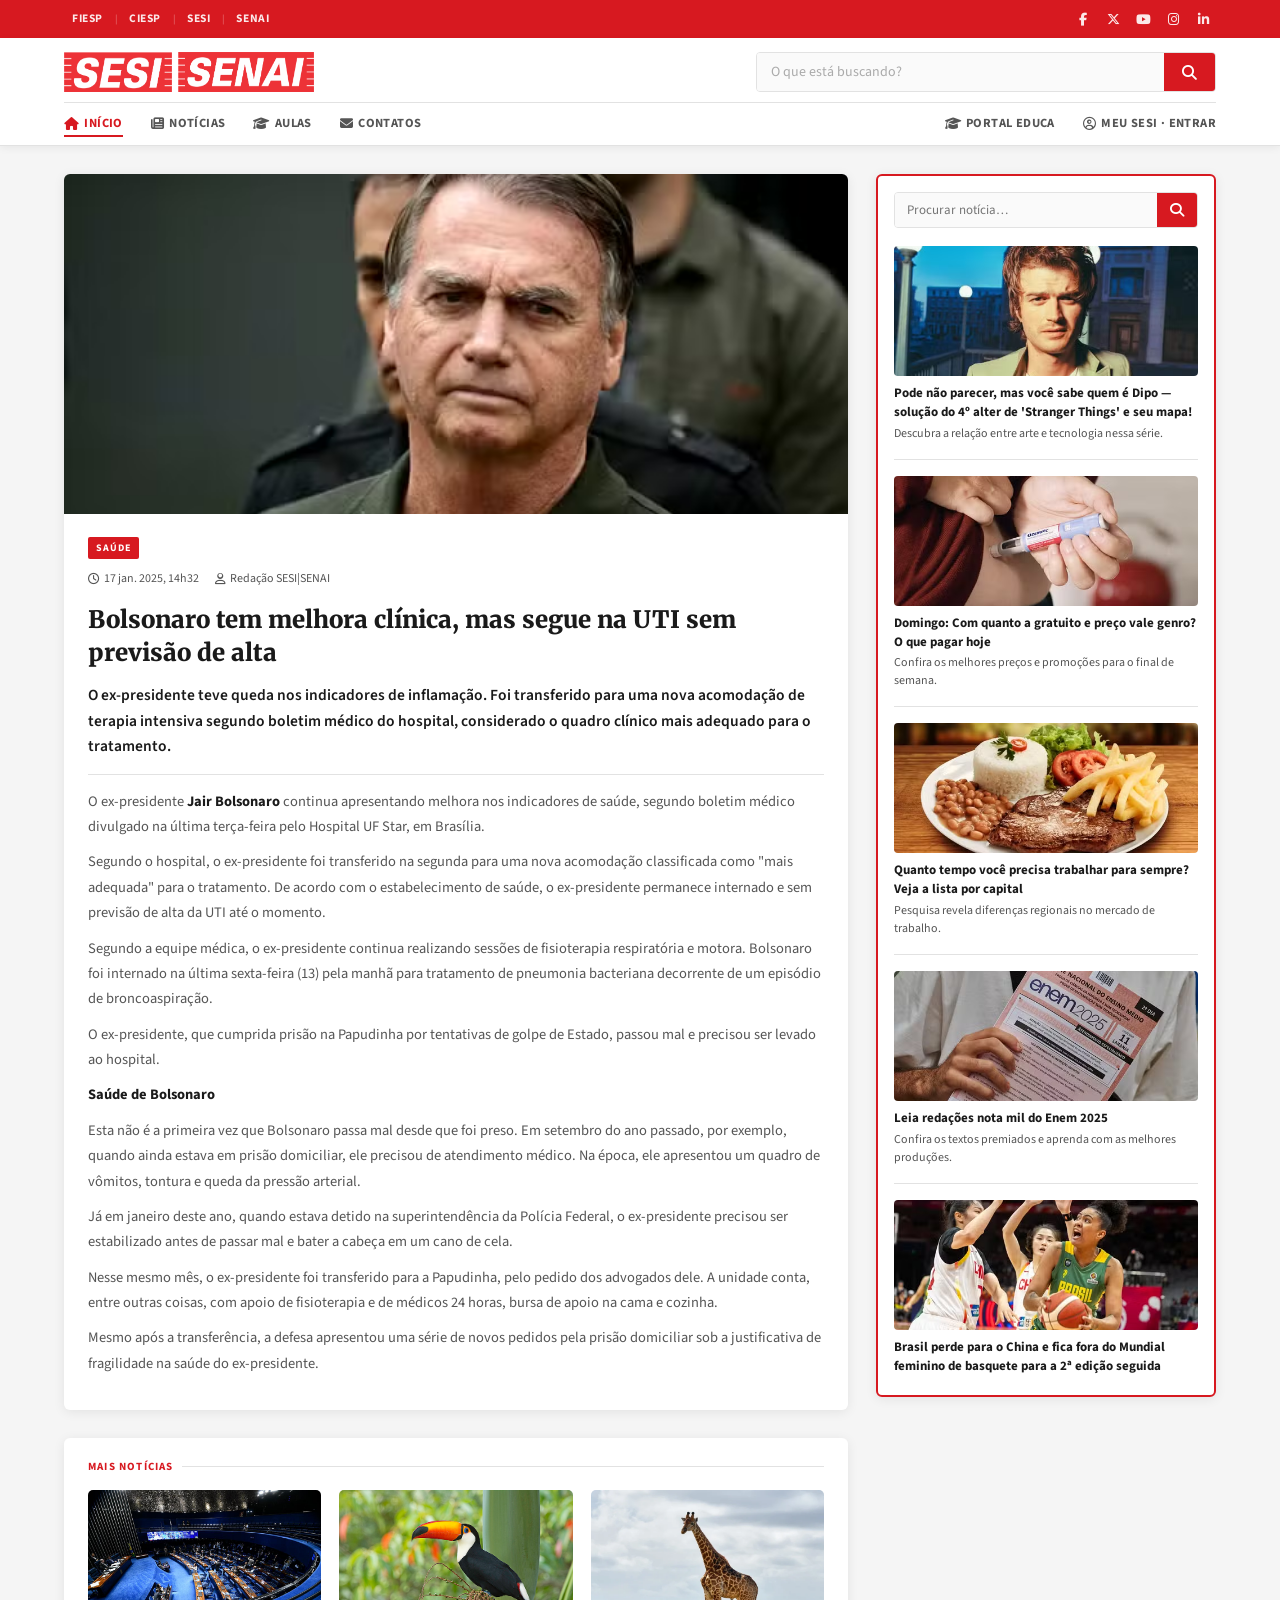
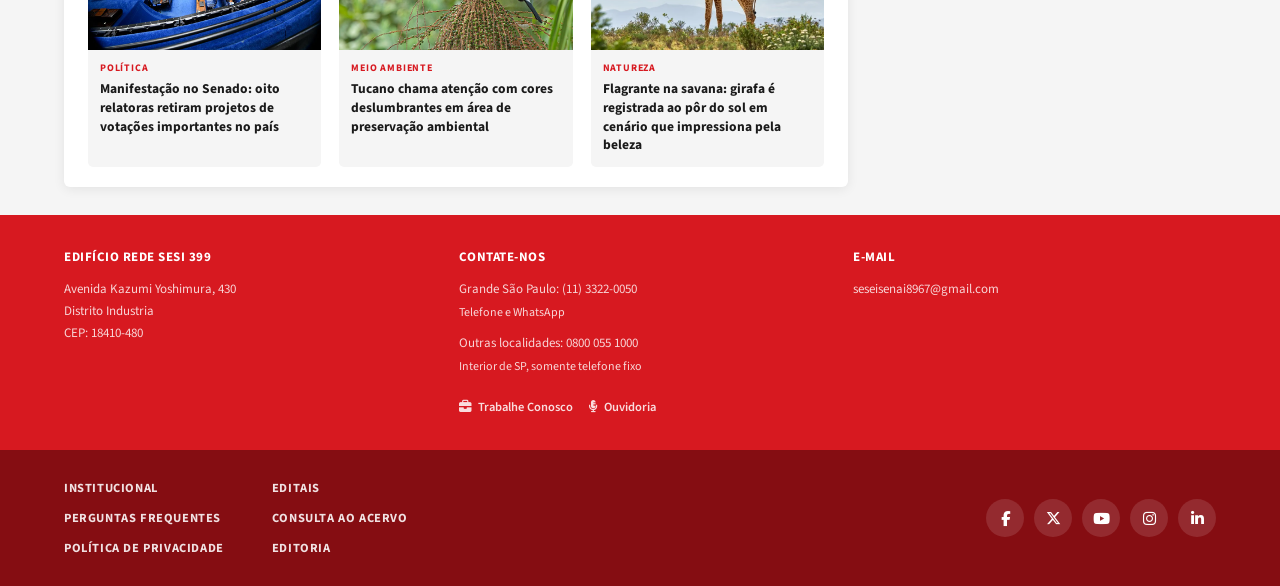
<file: sesi_site/index.html>
<!DOCTYPE html>
<html lang="pt-BR">

<head>
  <meta charset="UTF-8">
  <meta name="viewport" content="width=device-width, initial-scale=1.0">
  <title>SESI|SENAI — Portal de Notícias</title>
  <meta name="description" content="Portal de notícias, aulas e informações do SESI SENAI.">
  <link rel="stylesheet" href="css/style.css">
  <link rel="stylesheet" href="https://cdnjs.cloudflare.com/ajax/libs/font-awesome/6.5.2/css/all.min.css">
</head>

<body data-page="home">

  <div id="site-header"></div>

  <main>
    <div class="page-wrapper">

      <div class="main-col">

        <article class="hero-article">
          <img class="hero-article-img" src="img/Bolsonaro.png" alt="Notícia em destaque" loading="eager">
          <div class="hero-article-body">
            <span class="hero-category">Saúde</span>
            <div class="article-meta">
              <span><i class="fa-regular fa-clock"></i> 17 jan. 2025, 14h32</span>
              <span><i class="fa-regular fa-user"></i> Redação SESI|SENAI</span>
            </div>
            <h1>Bolsonaro tem melhora clínica, mas segue na UTI sem previsão de alta</h1>
            <p class="lead">
              O ex-presidente teve queda nos indicadores de inflamação. Foi transferido para uma nova acomodação de
              terapia intensiva segundo boletim médico do hospital, considerado o quadro clínico mais adequado para o
              tratamento.
            </p>
            <p>
              O ex-presidente <strong>Jair Bolsonaro</strong> continua apresentando melhora nos indicadores de saúde,
              segundo boletim médico divulgado na última terça-feira pelo Hospital UF Star, em Brasília.
            </p>
            <p>
              Segundo o hospital, o ex-presidente foi transferido na segunda para uma nova acomodação classificada como
              "mais adequada" para o tratamento. De acordo com o estabelecimento de saúde, o ex-presidente permanece
              internado e sem previsão de alta da UTI até o momento.
            </p>
            <p>
              Segundo a equipe médica, o ex-presidente continua realizando sessões de fisioterapia respiratória e
              motora. Bolsonaro foi internado na última sexta-feira (13) pela manhã para tratamento de pneumonia
              bacteriana decorrente de um episódio de broncoaspiração.
            </p>
            <p>
              O ex-presidente, que cumprida prisão na Papudinha por tentativas de golpe de Estado, passou mal e precisou
              ser levado ao hospital.
            </p>
            <p><strong>Saúde de Bolsonaro</strong></p>
            <p>
              Esta não é a primeira vez que Bolsonaro passa mal desde que foi preso. Em setembro do ano passado, por
              exemplo, quando ainda estava em prisão domiciliar, ele precisou de atendimento médico. Na época, ele
              apresentou um quadro de vômitos, tontura e queda da pressão arterial.
            </p>
            <p>
              Já em janeiro deste ano, quando estava detido na superintendência da Polícia Federal, o ex-presidente
              precisou ser estabilizado antes de passar mal e bater a cabeça em um cano de cela.
            </p>
            <p>
              Nesse mesmo mês, o ex-presidente foi transferido para a Papudinha, pelo pedido dos advogados dele. A
              unidade conta, entre outras coisas, com apoio de fisioterapia e de médicos 24 horas, bursa de apoio na
              cama e cozinha.
            </p>
            <p>
              Mesmo após a transferência, a defesa apresentou uma série de novos pedidos pela prisão domiciliar sob a
              justificativa de fragilidade na saúde do ex-presidente.
            </p>
          </div>
        </article>

        <div class="bottom-news">
          <div class="section-label">Mais notícias</div>
          <div class="bottom-news-grid">

            <a href="noticias.html" class="news-card">
              <div class="news-card-img-wrap">
                <img src="img/senado.jfif" alt="Senado">
              </div>
              <div class="news-card-body">
                <div class="news-card-category">Política</div>
                <h3>Manifestação no Senado: oito relatoras retiram projetos de votações importantes no país</h3>
              </div>
            </a>

            <a href="noticias.html" class="news-card">
              <div class="news-card-img-wrap">
                <img src="img/tucano.jpg" alt="Tecnologia ambiental">
              </div>
              <div class="news-card-body">
                <div class="news-card-category">Meio Ambiente</div>
                <h3>Tucano chama atenção com cores deslumbrantes em área de preservação ambiental</h3>
              </div>
            </a>

            <a href="noticias.html" class="news-card">
              <div class="news-card-img-wrap">
                <img src="img/girafa.webp" alt="Savana">
              </div>
              <div class="news-card-body">
                <div class="news-card-category">Natureza</div>
                <h3>Flagrante na savana: girafa é registrada ao pôr do sol em cenário que impressiona pela beleza</h3>
              </div>
            </a>

          </div>
        </div>

      </div>

      <aside class="sidebar">
        <div class="sidebar-box">
          <div class="sidebar-search">
            <input type="search" placeholder="Procurar notícia…" aria-label="Buscar na sidebar">
            <button aria-label="Buscar"><i class="fa-solid fa-magnifying-glass"></i></button>
          </div>

          <a href="noticias.html" class="sidebar-card" style="text-decoration:none">
            <img src="img/Strangerthings.png" alt="IA Stranger Things">
            <div class="sidebar-card-title">Pode não parecer, mas você sabe quem é Dipo — solução do 4º alter de
              'Stranger Things' e seu mapa!</div>
            <div class="sidebar-card-desc">Descubra a relação entre arte e tecnologia nessa série.</div>
          </a>

          <a href="noticias.html" class="sidebar-card" style="text-decoration:none">
            <img src="img/ozempic.png" alt="Receita">
            <div class="sidebar-card-title">Domingo: Com quanto a gratuito e preço vale genro? O que pagar hoje</div>
            <div class="sidebar-card-desc">Confira os melhores preços e promoções para o final de semana.</div>
          </a>

          <a href="noticias.html" class="sidebar-card" style="text-decoration:none">
            <img src="img/comida.png" alt="Trabalho">
            <div class="sidebar-card-title">Quanto tempo você precisa trabalhar para sempre? Veja a lista por capital
            </div>
            <div class="sidebar-card-desc">Pesquisa revela diferenças regionais no mercado de trabalho.</div>
          </a>

          <a href="noticias.html" class="sidebar-card" style="text-decoration:none">
            <img src="img/enem.png" alt="ENEM">
            <div class="sidebar-card-title">Leia redações nota mil do Enem 2025</div>
            <div class="sidebar-card-desc">Confira os textos premiados e aprenda com as melhores produções.</div>
          </a>

          <a href="noticias.html" class="sidebar-card" style="text-decoration:none">
            <img src="img/basquete.png" alt="Brasil no mundial">
            <div class="sidebar-card-title">Brasil perde para o China e fica fora do Mundial feminino de basquete para a
              2ª edição seguida</div>
          </a>
        </div>
      </aside>

    </div>
  </main>

  <div id="site-footer"></div>

  <script src="components.js"></script>
</body>

</html>
</file>
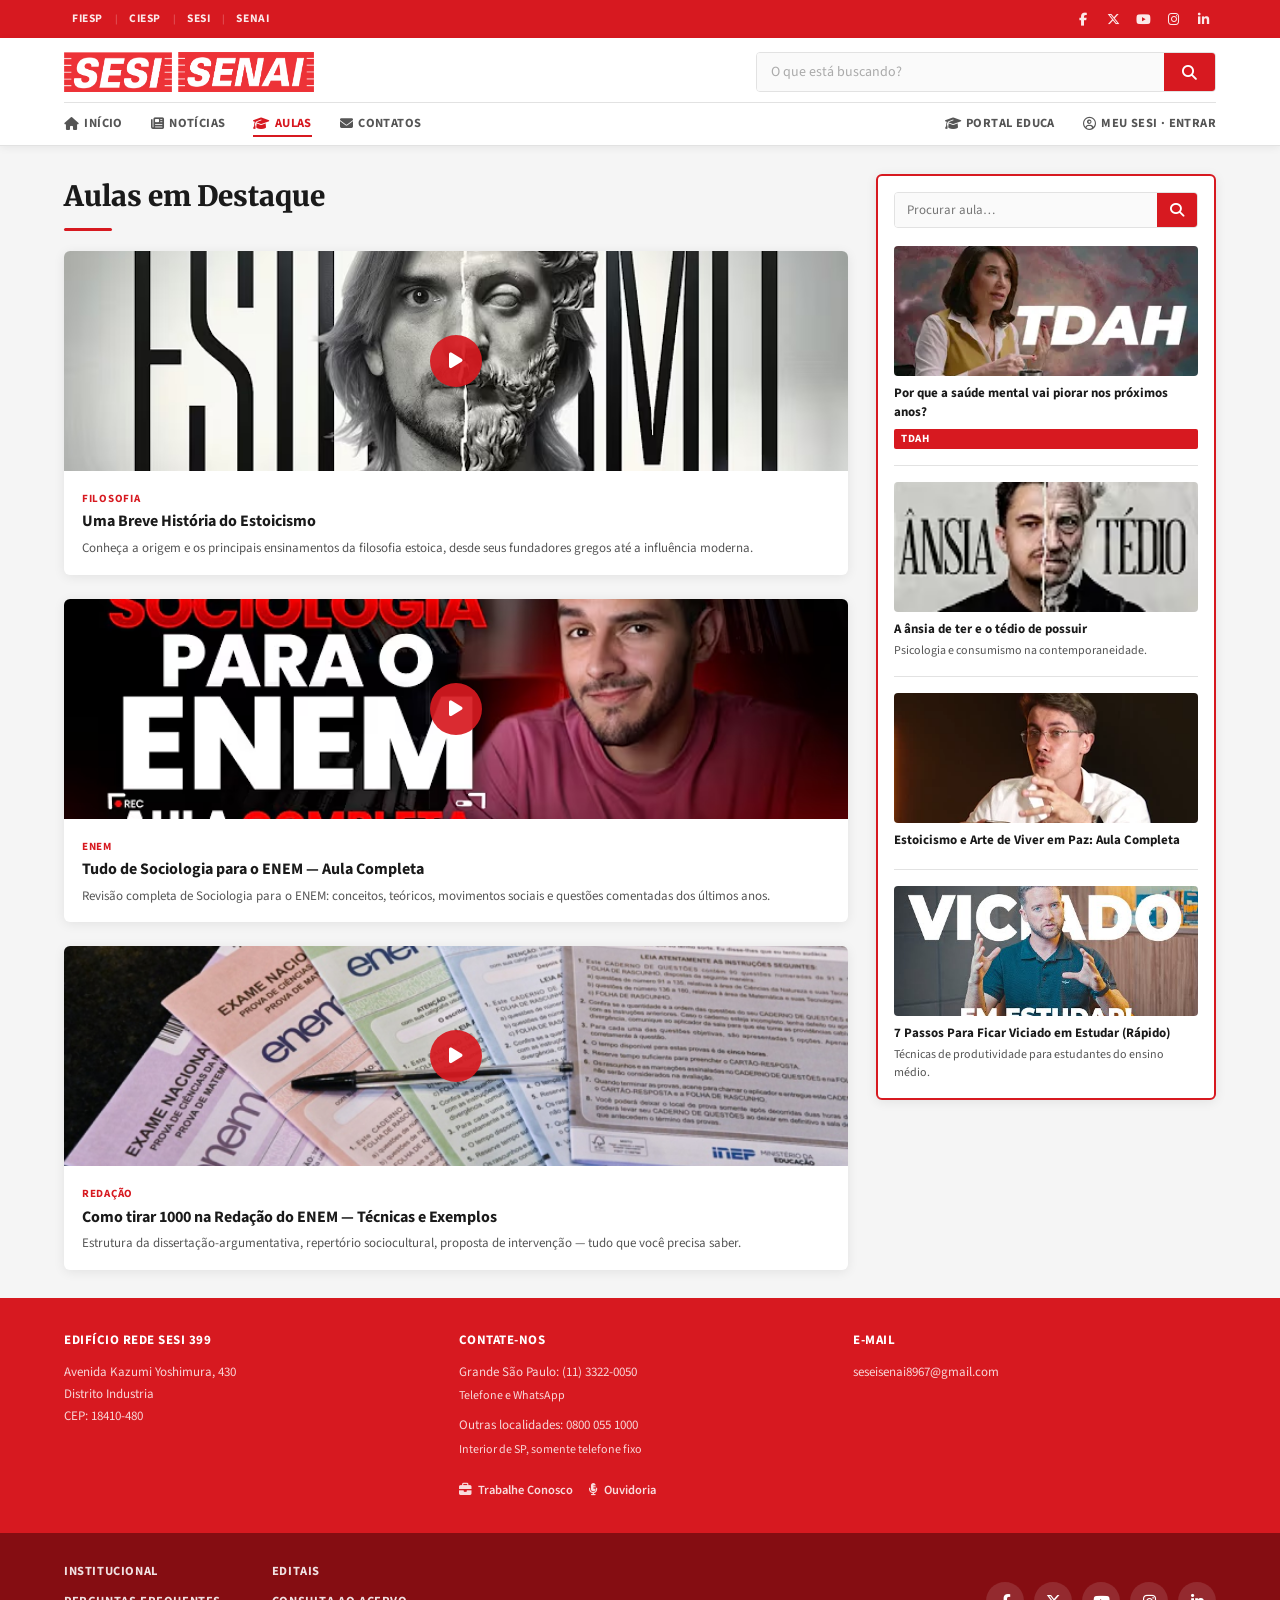
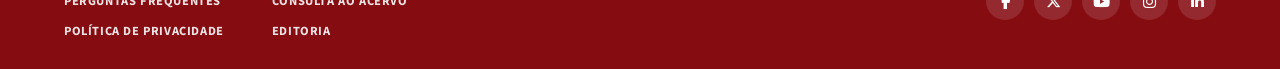
<file: sesi_site/aulas.html>
<!DOCTYPE html>
<html lang="pt-BR">

<head>
  <meta charset="UTF-8">
  <meta name="viewport" content="width=device-width, initial-scale=1.0">
  <title>Aulas — SESI|SENAI</title>
  <meta name="description" content="Aulas e conteúdos educacionais do SESI SENAI.">
  <link rel="stylesheet" href="css/style.css">
  <link rel="stylesheet" href="https://cdnjs.cloudflare.com/ajax/libs/font-awesome/6.5.2/css/all.min.css">
</head>

<body data-page="aulas">

  <div id="site-header"></div>

  <main>
    <div class="page-wrapper">

      <div class="main-col">
        <h1 class="page-title">Aulas em Destaque</h1>

        <div class="aulas-list">

          <a href="#" class="aula-item">
            <div class="aula-item-img">
              <img src="img/estoicismo.png" alt="Uma Breve História do Estoicismo">
              <div class="play-btn"><i class="fa-solid fa-play"></i></div>
            </div>
            <div class="aula-item-body">
              <span class="tag"
                style="color:var(--red);font-size:11px;font-weight:700;text-transform:uppercase;letter-spacing:.7px">Filosofia</span>
              <h3>Uma Breve História do Estoicismo</h3>
              <p>Conheça a origem e os principais ensinamentos da filosofia estoica, desde seus fundadores gregos até a
                influência moderna.</p>
            </div>
          </a>

          <a href="#" class="aula-item">
            <div class="aula-item-img">
              <img src="img/sociologia.png" alt="Sociologia para o ENEM">
              <div class="play-btn"><i class="fa-solid fa-play"></i></div>
            </div>
            <div class="aula-item-body">
              <span class="tag"
                style="color:var(--red);font-size:11px;font-weight:700;text-transform:uppercase;letter-spacing:.7px">ENEM</span>
              <h3>Tudo de Sociologia para o ENEM — Aula Completa</h3>
              <p>Revisão completa de Sociologia para o ENEM: conceitos, teóricos, movimentos sociais e questões
                comentadas dos últimos anos.</p>
            </div>
          </a>

          <a href="#" class="aula-item">
            <div class="aula-item-img">
              <img src="img/redação.jpg" alt="Redação ENEM">
              <div class="play-btn"><i class="fa-solid fa-play"></i></div>
            </div>
            <div class="aula-item-body">
              <span class="tag"
                style="color:var(--red);font-size:11px; font-weight:700; text-transform:uppercase; letter-spacing:.7px">Redação</span>
              <h3>Como tirar 1000 na Redação do ENEM — Técnicas e Exemplos</h3>
              <p>Estrutura da dissertação-argumentativa, repertório sociocultural, proposta de intervenção — tudo que
                você precisa saber.</p>
            </div>
          </a>

        </div>
      </div>

      <aside class="sidebar">
        <div class="sidebar-box">
          <div class="sidebar-search">
            <input type="search" placeholder="Procurar aula…" aria-label="Buscar aula">
            <button aria-label="Buscar"><i class="fa-solid fa-magnifying-glass"></i></button>
          </div>

          <a href="#" class="sidebar-card" style="text-decoration:none">
            <img src="img/tdah.png" alt="TDAH">
            <div class="sidebar-card-title">Por que a saúde mental vai piorar nos próximos anos?</div>
            <div class="sidebar-card-desc"
              style="background:var(--red);color:white;display:inline-block;padding:2px 7px;border-radius:2px;font-weight:700;font-size:11px;margin-top:4px;letter-spacing:.5px">
              TDAH</div>
          </a>

          <a href="#" class="sidebar-card" style="text-decoration:none">
            <img src="img/ansia.png" alt="Ânsia e Tédio">
            <div class="sidebar-card-title">A ânsia de ter e o tédio de possuir</div>
            <div class="sidebar-card-desc">Psicologia e consumismo na contemporaneidade.</div>
          </a>

          <a href="#" class="sidebar-card" style="text-decoration:none">
            <img src="img/paz.png" alt="Estoicismo">
            <div class="sidebar-card-title">Estoicismo e Arte de Viver em Paz: Aula Completa</div>
          </a>

          <a href="#" class="sidebar-card" style="text-decoration:none">
            <img src="img/viciado.png" alt="Viciado em estudar">
            <div class="sidebar-card-title">7 Passos Para Ficar Viciado em Estudar (Rápido)</div>
            <div class="sidebar-card-desc">Técnicas de produtividade para estudantes do ensino médio.</div>
          </a>

        </div>
      </aside>

    </div>
  </main>

  <div id="site-footer"></div>
  <script src="components.js"></script>
</body>

</html>
</file>
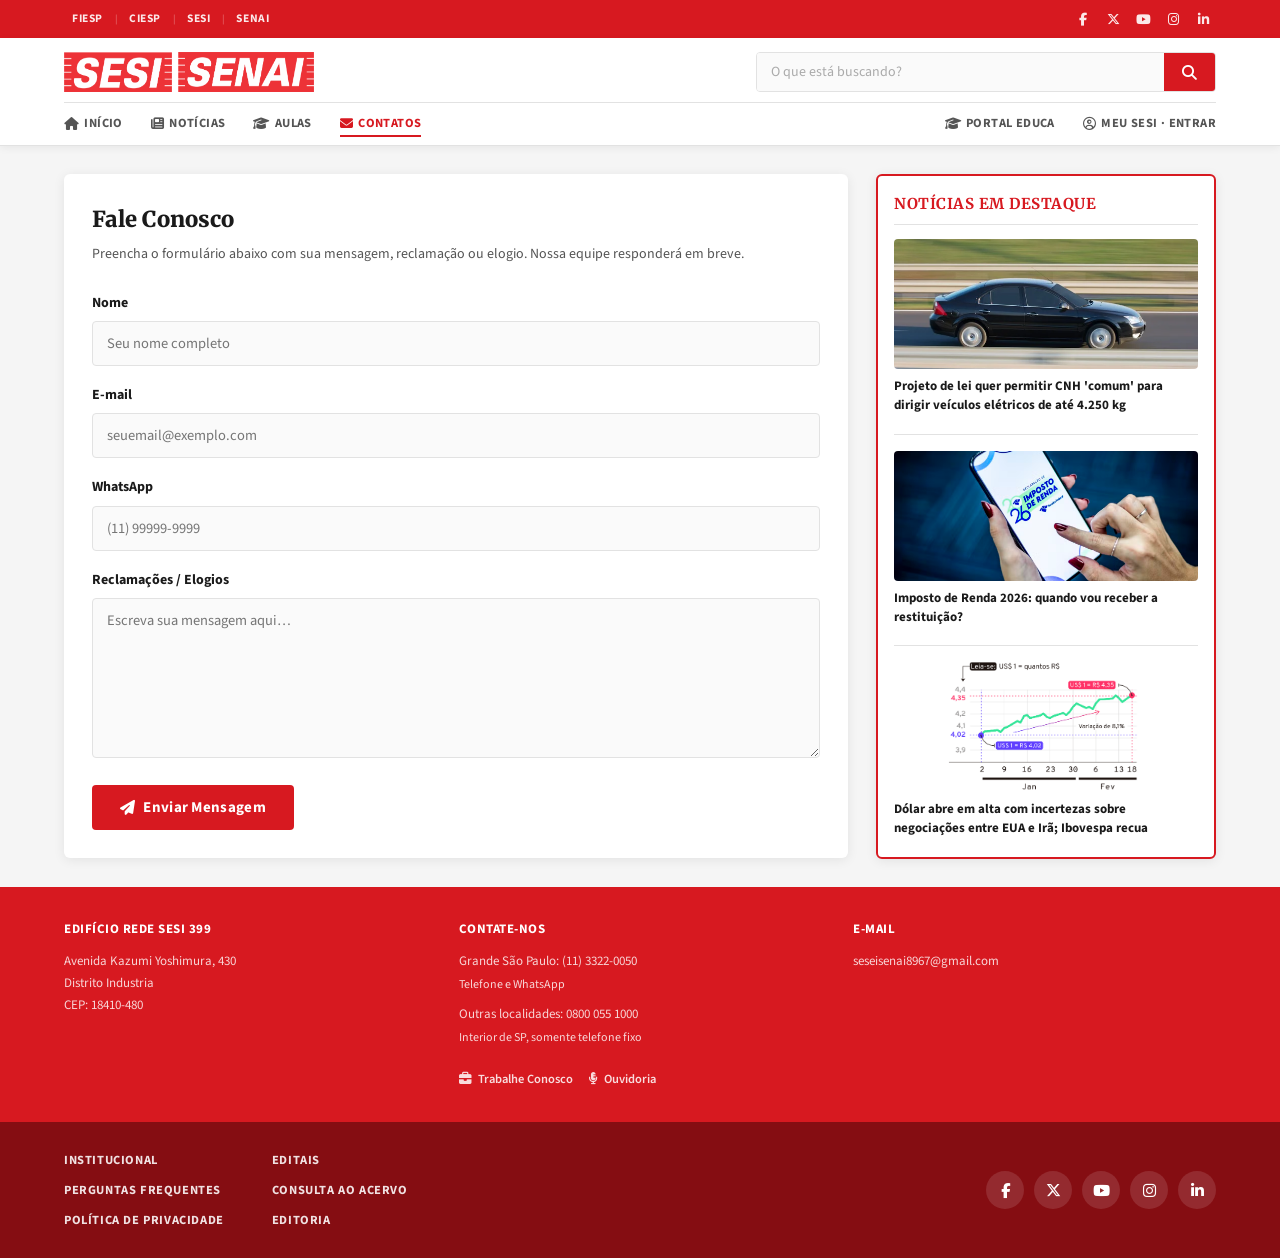
<file: sesi_site/contatos.html>
<!DOCTYPE html>
<html lang="pt-BR">

<head>
  <meta charset="UTF-8">
  <meta name="viewport" content="width=device-width, initial-scale=1.0">
  <title>Contatos — SESI|SENAI</title>
  <meta name="description" content="Entre em contato com o SESI SENAI.">
  <link rel="stylesheet" href="css/style.css">
  <link rel="stylesheet" href="https://cdnjs.cloudflare.com/ajax/libs/font-awesome/6.5.2/css/all.min.css">
  <style>
    /*confirmação*/
    .toast {
      position: fixed;
      bottom: 28px;
      right: 28px;
      background: #1e7d43;
      color: white;
      padding: 14px 22px;
      border-radius: 6px;
      font-size: 14px;
      font-weight: 600;
      display: flex;
      align-items: center;
      gap: 10px;
      box-shadow: 0 6px 24px rgba(0, 0, 0, 0.18);
      opacity: 0;
      transform: translateY(12px);
      transition: opacity 0.3s, transform 0.3s;
      pointer-events: none;
      z-index: 9999;
    }

    .toast.show {
      opacity: 1;
      transform: translateY(0);
    }
  </style>
</head>

<body data-page="contatos">

  <div id="site-header"></div>

  <main>
    <div class="page-wrapper">

      <div class="main-col">
        <div class="contato-main">
          <h2>Fale Conosco</h2>
          <p class="subtitle">Preencha o formulário abaixo com sua mensagem, reclamação ou elogio. Nossa equipe
            responderá em breve.</p>

          <form id="contato-form" class="contato-form" novalidate>
            <div class="form-group">
              <label for="nome">Nome</label>
              <input type="text" id="nome" name="nome" placeholder="Seu nome completo" autocomplete="name" required>
            </div>

            <div class="form-group">
              <label for="email">E-mail</label>
              <input type="email" id="email" name="email" placeholder="seuemail@exemplo.com" autocomplete="email"
                required>
            </div>

            <div class="form-group">
              <label for="whatsapp">WhatsApp</label>
              <input type="tel" id="whatsapp" name="whatsapp" placeholder="(11) 99999-9999" autocomplete="tel">
            </div>

            <div class="form-group">
              <label for="mensagem">Reclamações / Elogios</label>
              <textarea id="mensagem" name="mensagem" placeholder="Escreva sua mensagem aqui…" required></textarea>
            </div>

            <button type="submit" class="btn-submit">
              <i class="fa-solid fa-paper-plane"></i> Enviar Mensagem
            </button>
          </form>
        </div>
      </div>

      <aside class="sidebar">
        <div class="sidebar-box">
          <div class="sidebar-title">Notícias em destaque</div>

          <a href="noticias.html" class="sidebar-card" style="text-decoration:none">
            <img src="img/carro.jpg" alt="Veículos elétricos">
            <div class="sidebar-card-title">Projeto de lei quer permitir CNH 'comum' para dirigir veículos elétricos de
              até 4.250 kg</div>
          </a>

          <a href="noticias.html" class="sidebar-card" style="text-decoration:none">
            <img src="img/imposto.avif" alt="Imposto de Renda">
            <div class="sidebar-card-title">Imposto de Renda 2026: quando vou receber a restituição?</div>
          </a>

          <a href="noticias.html" class="sidebar-card" style="text-decoration:none">
            <img src="img/dolar.png" alt="Dólar">
            <div class="sidebar-card-title">Dólar abre em alta com incertezas sobre negociações entre EUA e Irã;
              Ibovespa recua</div>
          </a>

        </div>
      </aside>

    </div>
  </main>

  <div class="toast" id="toast" role="alert" aria-live="polite">
    <i class="fa-solid fa-circle-check"></i> Mensagem enviada com sucesso!
  </div>

  <div id="site-footer"></div>
  <script src="components.js"></script>
  <script>
    document.getElementById('contato-form').addEventListener('submit', function (e) {
      e.preventDefault();
      const toast = document.getElementById('toast');
      toast.classList.add('show');
      this.reset();
      setTimeout(() => toast.classList.remove('show'), 4000);
    });

    document.getElementById('whatsapp').addEventListener('input', function () {
      let v = this.value.replace(/\D/g, '').substring(0, 11);
      if (v.length >= 7) {
        v = `(${v.substring(0, 2)}) ${v.substring(2, 7)}-${v.substring(7)}`;
      } else if (v.length >= 3) {
        v = `(${v.substring(0, 2)}) ${v.substring(2)}`;
      }
      this.value = v;
    });
  </script>
</body>

</html>
</file>
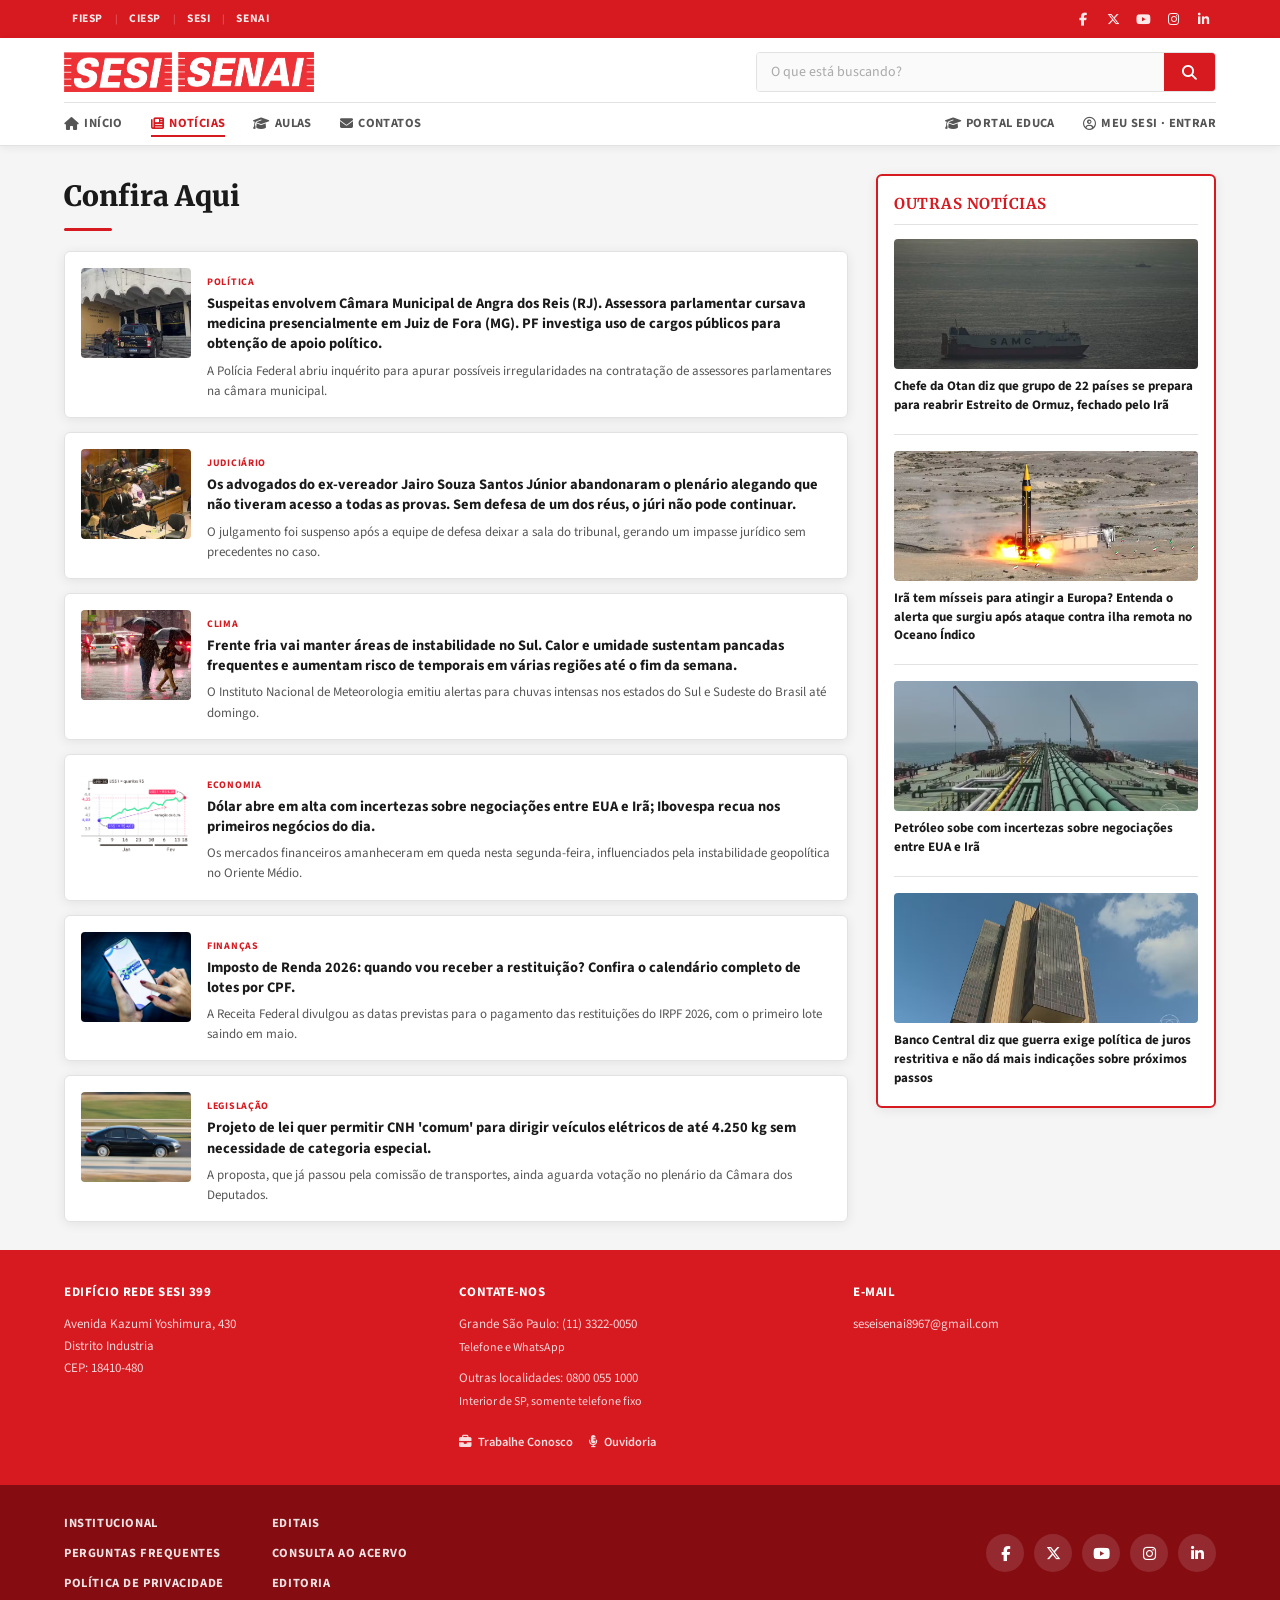
<file: sesi_site/noticias.html>
<!DOCTYPE html>
<html lang="pt-BR">

<head>
  <meta charset="UTF-8">
  <meta name="viewport" content="width=device-width, initial-scale=1.0">
  <title>Notícias — SESI|SENAI</title>
  <meta name="description" content="Confira as últimas notícias do portal SESI SENAI.">
  <link rel="stylesheet" href="css/style.css">
  <link rel="stylesheet" href="https://cdnjs.cloudflare.com/ajax/libs/font-awesome/6.5.2/css/all.min.css">
</head>

<body data-page="noticias">

  <div id="site-header"></div>

  <main>
    <div class="page-wrapper">

      <div class="main-col">
        <h1 class="page-title">Confira Aqui</h1>

        <div class="news-list">

          <a href="#" class="news-list-item" style="text-decoration:none">
            <img src="img/angra.png" alt="Câmara Municipal">
            <div class="news-list-content">
              <span class="tag">Política</span>
              <h3>Suspeitas envolvem Câmara Municipal de Angra dos Reis (RJ). Assessora parlamentar cursava medicina
                presencialmente em Juiz de Fora (MG). PF investiga uso de cargos públicos para obtenção de apoio
                político.</h3>
              <p>A Polícia Federal abriu inquérito para apurar possíveis irregularidades na contratação de assessores
                parlamentares na câmara municipal.</p>
            </div>
          </a>

          <a href="#" class="news-list-item" style="text-decoration:none">
            <img src="img/jairo.png" alt="Advogados">
            <div class="news-list-content">
              <span class="tag">Judiciário</span>
              <h3>Os advogados do ex-vereador Jairo Souza Santos Júnior abandonaram o plenário alegando que não tiveram
                acesso a todas as provas. Sem defesa de um dos réus, o júri não pode continuar.</h3>
              <p>O julgamento foi suspenso após a equipe de defesa deixar a sala do tribunal, gerando um impasse
                jurídico sem precedentes no caso.</p>
            </div>
          </a>

          <a href="#" class="news-list-item" style="text-decoration:none">
            <img src="img/frentefria.png" alt="Frente fria">
            <div class="news-list-content">
              <span class="tag">Clima</span>
              <h3>Frente fria vai manter áreas de instabilidade no Sul. Calor e umidade sustentam pancadas frequentes e
                aumentam risco de temporais em várias regiões até o fim da semana.</h3>
              <p>O Instituto Nacional de Meteorologia emitiu alertas para chuvas intensas nos estados do Sul e Sudeste
                do Brasil até domingo.</p>
            </div>
          </a>

          <a href="#" class="news-list-item" style="text-decoration:none">
            <img src="img/dolar.png" alt="Economia">
            <div class="news-list-content">
              <span class="tag">Economia</span>
              <h3>Dólar abre em alta com incertezas sobre negociações entre EUA e Irã; Ibovespa recua nos primeiros
                negócios do dia.</h3>
              <p>Os mercados financeiros amanheceram em queda nesta segunda-feira, influenciados pela instabilidade
                geopolítica no Oriente Médio.</p>
            </div>
          </a>

          <a href="#" class="news-list-item" style="text-decoration:none">
            <img src="img/imposto.avif" alt="IR 2026">
            <div class="news-list-content">
              <span class="tag">Finanças</span>
              <h3>Imposto de Renda 2026: quando vou receber a restituição? Confira o calendário completo de lotes por
                CPF.</h3>
              <p>A Receita Federal divulgou as datas previstas para o pagamento das restituições do IRPF 2026, com o
                primeiro lote saindo em maio.</p>
            </div>
          </a>

          <a href="#" class="news-list-item" style="text-decoration:none">
            <img src="img/carro.jpg" alt="CNH elétrico">
            <div class="news-list-content">
              <span class="tag">Legislação</span>
              <h3>Projeto de lei quer permitir CNH 'comum' para dirigir veículos elétricos de até 4.250 kg sem
                necessidade de categoria especial.</h3>
              <p>A proposta, que já passou pela comissão de transportes, ainda aguarda votação no plenário da Câmara dos
                Deputados.</p>
            </div>
          </a>

        </div>
      </div>

      <aside class="sidebar">
        <div class="sidebar-box">
          <div class="sidebar-title">Outras notícias</div>

          <a href="#" class="sidebar-card" style="text-decoration:none">
            <img src="img/chefe.png" alt="Estreito de Ormuz">
            <div class="sidebar-card-title">Chefe da Otan diz que grupo de 22 países se prepara para reabrir Estreito de
              Ormuz, fechado pelo Irã</div>
          </a>

          <a href="#" class="sidebar-card" style="text-decoration:none">
            <img src="img/misseis.png" alt="Mísseis">
            <div class="sidebar-card-title">Irã tem mísseis para atingir a Europa? Entenda o alerta que surgiu após
              ataque contra ilha remota no Oceano Índico</div>
          </a>

          <a href="#" class="sidebar-card" style="text-decoration:none">
            <img src="img/petroleo.png" alt="Petróleo">
            <div class="sidebar-card-title">Petróleo sobe com incertezas sobre negociações entre EUA e Irã</div>
          </a>

          <a href="#" class="sidebar-card" style="text-decoration:none">
            <img src="img/banco.png" alt="Banco Central">
            <div class="sidebar-card-title">Banco Central diz que guerra exige política de juros restritiva e não dá
              mais indicações sobre próximos passos</div>
          </a>

        </div>
      </aside>

    </div>
  </main>

  <div id="site-footer"></div>
  <script src="components.js"></script>
</body>

</html>
</file>
<file: sesi_site/css/style.css>
@import url('https://fonts.googleapis.com/css2?family=Merriweather:ital,wght@0,400;0,700;0,900;1,400&family=Source+Sans+3:wght@300;400;600;700;900&display=swap');

*, *::before, *::after {
  margin: 0;
  padding: 0;
  box-sizing: border-box;
}

:root {
  --red:        #D71920;
  --red-dark:   #AA1218;
  --red-deeper: #850D12;
  --text:       #1a1a1a;
  --text-sec:   #555;
  --border:     #e2e2e2;
  --bg:         #f5f5f5;
  --white:      #ffffff;
  --shadow:     0 2px 12px rgba(0,0,0,0.08);
  --shadow-hover: 0 6px 24px rgba(0,0,0,0.14);
  --transition: 0.22s ease;
}

html { scroll-behavior: smooth; }

body {
  font-family: 'Source Sans 3', sans-serif;
  background: var(--bg);
  color: var(--text);
  font-size: 16px;
  line-height: 1.6;
  min-height: 100vh;
  display: flex;
  flex-direction: column;
}

a { color: inherit; text-decoration: none; }

img { display: block; max-width: 100%; }

/*TOP BAR*/
.top-bar {
  background: var(--red);
  padding: 6px 0;
  font-size: 11.5px;
}

.top-bar-inner {
  max-width: 1200px;
  margin: 0 auto;
  padding: 0 24px;
  display: flex;
  justify-content: space-between;
  align-items: center;
}

.top-bar-links {
  display: flex;
  gap: 4px;
  align-items: center;
}

.top-bar-links a {
  color: rgba(255,255,255,0.9);
  font-weight: 700;
  letter-spacing: 0.6px;
  text-transform: uppercase;
  padding: 2px 8px;
  border-radius: 2px;
  transition: background var(--transition);
}

.top-bar-links a:hover { background: rgba(255,255,255,0.15); color: #fff; }

.top-bar-links span { color: rgba(255,255,255,0.4); font-size: 10px; }

.social-icons {
  display: flex;
  gap: 4px;
  align-items: center;
}

.social-icons a {
  color: rgba(255,255,255,0.9);
  width: 26px;
  height: 26px;
  display: flex;
  align-items: center;
  justify-content: center;
  border-radius: 3px;
  font-size: 13px;
  transition: background var(--transition), color var(--transition);
}

.social-icons a:hover { background: rgba(255,255,255,0.2); color: #fff; }

/*HEADER*/
header {
  background: var(--white);
  border-bottom: 1px solid var(--border);
  position: sticky;
  top: 0;
  z-index: 100;
  box-shadow: 0 2px 8px rgba(0,0,0,0.06);
}

.header-inner {
  max-width: 1200px;
  margin: 0 auto;
  padding: 0 24px;
}

.header-main {
  display: flex;
  align-items: center;
  gap: 24px;
  padding: 14px 0 10px;
}

/*Logo*/
.logo {
  display: flex;
  align-items: stretch;
  flex-shrink: 0;
  text-decoration: none;
}

.logo-sesi {
  background: var(--red);
  color: white;
  font-family: 'Source Sans 3', sans-serif;
  font-weight: 900;
  font-size: 20px;
  padding: 6px 10px;
  letter-spacing: 0.5px;
}

.logo-divider {
  width: 3px;
  background: var(--white);
  border: 1.5px solid var(--red);
}

.logo-senai {
  border: 2.5px solid var(--red);
  border-left: none;
  color: var(--red);
  font-family: 'Source Sans 3', sans-serif;
  font-weight: 900;
  font-size: 20px;
  padding: 6px 10px;
  letter-spacing: 0.5px;
}

/*Search bar*/
.search-bar {
  flex: 1;
  max-width: 460px;
  display: flex;
  border: 1.5px solid var(--border);
  border-radius: 4px;
  overflow: hidden;
  margin-left: auto;
  transition: border-color var(--transition);
}

.search-bar:focus-within { border-color: var(--red); }

.search-bar input {
  flex: 1;
  padding: 9px 14px;
  border: none;
  outline: none;
  font-family: inherit;
  font-size: 14px;
  color: var(--text);
  background: #fafafa;
}

.search-bar input::placeholder { color: #aaa; }

.search-bar button {
  background: var(--red);
  border: none;
  padding: 0 18px;
  cursor: pointer;
  color: white;
  font-size: 15px;
  transition: background var(--transition);
}

.search-bar button:hover { background: var(--red-dark); }

/*Secondary nav*/
.header-nav {
  display: flex;
  gap: 28px;
  padding: 8px 0;
  border-top: 1px solid var(--border);
  align-items: center;
  justify-content: flex-end;
}

.header-nav a {
  font-size: 12.5px;
  font-weight: 700;
  color: var(--text-sec);
  text-transform: uppercase;
  letter-spacing: 0.4px;
  display: flex;
  align-items: center;
  gap: 5px;
  transition: color var(--transition);
  padding: 2px 0;
  border-bottom: 2px solid transparent;
}

.header-nav a:hover { color: var(--red); }
.header-nav a.active { color: var(--red); border-bottom-color: var(--red); }
.header-nav a i { font-size: 13px; }

/*LAYOUT WRAPPER*/
.page-wrapper {
  max-width: 1200px;
  margin: 28px auto;
  padding: 0 24px;
  display: grid;
  grid-template-columns: 1fr 340px;
  gap: 28px;
  flex: 1;
}

.page-wrapper.full { grid-template-columns: 1fr; }

/*Título da página*/
.page-title {
  font-family: 'Merriweather', serif;
  font-size: 28px;
  font-weight: 900;
  color: var(--text);
  margin-bottom: 20px;
  position: relative;
  padding-bottom: 12px;
}

.page-title::after {
  content: '';
  position: absolute;
  bottom: 0;
  left: 0;
  width: 48px;
  height: 3px;
  background: var(--red);
  border-radius: 2px;
}

/*SIDEBAR*/
.sidebar { height: fit-content; }

.sidebar-box {
  border: 2px solid var(--red);
  border-radius: 6px;
  padding: 16px;
  background: var(--white);
  box-shadow: var(--shadow);
}

.sidebar-title {
  font-family: 'Merriweather', serif;
  font-size: 15px;
  font-weight: 700;
  color: var(--red);
  margin-bottom: 14px;
  padding-bottom: 8px;
  border-bottom: 1px solid var(--border);
  text-transform: uppercase;
  letter-spacing: 0.5px;
}

/*Sidebar search*/
.sidebar-search {
  display: flex;
  border: 1.5px solid var(--border);
  border-radius: 4px;
  overflow: hidden;
  margin-bottom: 18px;
  transition: border-color var(--transition);
}

.sidebar-search:focus-within { border-color: var(--red); }

.sidebar-search input {
  flex: 1;
  padding: 8px 12px;
  border: none;
  outline: none;
  font-family: inherit;
  font-size: 13px;
  background: #fafafa;
}

.sidebar-search button {
  background: var(--red);
  border: none;
  padding: 0 13px;
  cursor: pointer;
  color: white;
  font-size: 14px;
  transition: background var(--transition);
}

.sidebar-search button:hover { background: var(--red-dark); }

/*Sidebar news card*/
.sidebar-card {
  display: flex;
  flex-direction: column;
  margin-bottom: 16px;
  padding-bottom: 16px;
  border-bottom: 1px solid var(--border);
  transition: opacity var(--transition);
}

.sidebar-card:last-child { border-bottom: none; margin-bottom: 0; padding-bottom: 0; }
.sidebar-card:hover { opacity: 0.8; }

.sidebar-card img {
  width: 100%;
  height: 130px;
  object-fit: cover;
  border-radius: 4px;
  margin-bottom: 8px;
}

.sidebar-card-title {
  font-size: 13px;
  font-weight: 700;
  line-height: 1.45;
  color: var(--text);
  margin-bottom: 3px;
}

.sidebar-card-desc {
  font-size: 12px;
  color: var(--text-sec);
  line-height: 1.5;
}

/*HOME - HERO ARTICLE*/
.hero-article { background: var(--white); border-radius: 6px; overflow: hidden; box-shadow: var(--shadow); margin-bottom: 28px; }

.hero-article-img {
  width: 100%;
  height: 340px;
  object-fit: cover;
}

.hero-article-body { padding: 20px 24px 24px; }

.hero-category {
  display: inline-block;
  background: var(--red);
  color: white;
  font-size: 10px;
  font-weight: 700;
  text-transform: uppercase;
  letter-spacing: 1px;
  padding: 3px 8px;
  border-radius: 2px;
  margin-bottom: 10px;
}

.hero-article-body h1 {
  font-family: 'Merriweather', serif;
  font-size: 24px;
  font-weight: 900;
  line-height: 1.35;
  margin-bottom: 14px;
  color: var(--text);
}

.hero-article-body .lead {
  font-size: 15.5px;
  font-weight: 600;
  color: var(--text);
  line-height: 1.65;
  margin-bottom: 14px;
  padding-bottom: 14px;
  border-bottom: 1px solid var(--border);
}

.hero-article-body p {
  font-size: 14.5px;
  line-height: 1.75;
  color: var(--text-sec);
  margin-bottom: 10px;
}

.hero-article-body p strong { color: var(--text); }

.article-meta {
  display: flex;
  align-items: center;
  gap: 16px;
  font-size: 12px;
  color: var(--text-sec);
  margin-bottom: 16px;
}

.article-meta span { display: flex; align-items: center; gap: 4px; }

/*HOMEBOTTOM NEWS GRID*/
.bottom-news {
  background: var(--white);
  border-radius: 6px;
  padding: 20px 24px;
  box-shadow: var(--shadow);
}

.section-label {
  font-size: 11px;
  font-weight: 700;
  text-transform: uppercase;
  letter-spacing: 1.2px;
  color: var(--red);
  margin-bottom: 14px;
  display: flex;
  align-items: center;
  gap: 8px;
}

.section-label::after {
  content: '';
  flex: 1;
  height: 1px;
  background: var(--border);
}

.bottom-news-grid {
  display: grid;
  grid-template-columns: repeat(3, 1fr);
  gap: 18px;
}

.news-card {
  display: block;
  border-radius: 5px;
  overflow: hidden;
  background: var(--bg);
  transition: transform var(--transition), box-shadow var(--transition);
}

.news-card:hover {
  transform: translateY(-3px);
  box-shadow: var(--shadow-hover);
}

.news-card-img-wrap { position: relative; overflow: hidden; }

.news-card img {
  width: 100%;
  height: 160px;
  object-fit: cover;
  transition: transform 0.4s ease;
}

.news-card:hover img { transform: scale(1.04); }

.news-card-body { padding: 10px 12px 12px; }

.news-card-category {
  font-size: 10px;
  font-weight: 700;
  text-transform: uppercase;
  letter-spacing: 0.8px;
  color: var(--red);
  margin-bottom: 4px;
}

.news-card-body h3 {
  font-size: 13.5px;
  font-weight: 700;
  line-height: 1.4;
  color: var(--text);
}

/*NOTICIAS PAGE - NEWS LIST*/
.news-list { display: flex; flex-direction: column; gap: 14px; }

.news-list-item {
  display: flex;
  gap: 16px;
  padding: 16px;
  background: var(--white);
  border-radius: 6px;
  border: 1.5px solid var(--border);
  box-shadow: var(--shadow);
  transition: border-color var(--transition), box-shadow var(--transition), transform var(--transition);
}

.news-list-item:hover {
  border-color: var(--red);
  box-shadow: 0 4px 18px rgba(215,25,32,0.10);
  transform: translateX(3px);
}

.news-list-item img {
  width: 110px;
  height: 90px;
  object-fit: cover;
  border-radius: 4px;
  flex-shrink: 0;
}

.news-list-content h3 {
  font-size: 14.5px;
  font-weight: 700;
  line-height: 1.4;
  margin-bottom: 6px;
  color: var(--text);
}

.news-list-content p {
  font-size: 13px;
  color: var(--text-sec);
  line-height: 1.55;
}

.news-list-content .tag {
  display: inline-block;
  font-size: 10px;
  font-weight: 700;
  text-transform: uppercase;
  letter-spacing: 0.7px;
  color: var(--red);
  margin-bottom: 4px;
}

/*Página aula*/
.aulas-list { display: flex; flex-direction: column; gap: 24px; }

.aula-item {
  background: var(--white);
  border-radius: 6px;
  overflow: hidden;
  box-shadow: var(--shadow);
  transition: box-shadow var(--transition), transform var(--transition);
  display: block;
}

.aula-item:hover {
  box-shadow: var(--shadow-hover);
  transform: translateY(-2px);
}

.aula-item-img {
  position: relative;
  overflow: hidden;
}

.aula-item img {
  width: 100%;
  height: 220px;
  object-fit: cover;
  transition: transform 0.4s ease;
}

.aula-item:hover img { transform: scale(1.03); }

.play-btn {
  position: absolute;
  top: 50%;
  left: 50%;
  transform: translate(-50%, -50%);
  width: 52px;
  height: 52px;
  background: rgba(215,25,32,0.92);
  border-radius: 50%;
  display: flex;
  align-items: center;
  justify-content: center;
  color: white;
  font-size: 18px;
  transition: background var(--transition), transform var(--transition);
  pointer-events: none;
}

.aula-item:hover .play-btn { background: var(--red-dark); transform: translate(-50%, -50%) scale(1.1); }

.aula-item-body { padding: 14px 18px 16px; }

.aula-item-body h3 {
  font-size: 16px;
  font-weight: 700;
  color: var(--text);
  line-height: 1.4;
}

.aula-item-body p {
  font-size: 13px;
  color: var(--text-sec);
  margin-top: 5px;
}

/*Página contatos*/
.contato-main {
  background: var(--white);
  border-radius: 6px;
  padding: 28px 28px;
  box-shadow: var(--shadow);
}

.contato-main h2 {
  font-family: 'Merriweather', serif;
  font-size: 22px;
  font-weight: 900;
  margin-bottom: 6px;
  color: var(--text);
}

.contato-main .subtitle {
  font-size: 14px;
  color: var(--text-sec);
  margin-bottom: 26px;
}

.form-group { margin-bottom: 18px; }

.form-group label {
  display: block;
  font-size: 14px;
  font-weight: 700;
  margin-bottom: 7px;
  color: var(--text);
}

.form-group input,
.form-group textarea {
  width: 100%;
  padding: 11px 14px;
  border: 1.5px solid var(--border);
  border-radius: 4px;
  font-family: inherit;
  font-size: 14.5px;
  color: var(--text);
  background: #fafafa;
  transition: border-color var(--transition), background var(--transition);
  outline: none;
}

.form-group input:focus,
.form-group textarea:focus {
  border-color: var(--red);
  background: var(--white);
}

.form-group textarea { height: 160px; resize: vertical; }

.btn-submit {
  display: inline-flex;
  align-items: center;
  gap: 8px;
  background: var(--red);
  color: white;
  border: none;
  border-radius: 4px;
  padding: 12px 28px;
  font-family: inherit;
  font-size: 15px;
  font-weight: 700;
  cursor: pointer;
  letter-spacing: 0.3px;
  transition: background var(--transition), transform var(--transition);
}

.btn-submit:hover { background: var(--red-dark); transform: translateY(-1px); }
.btn-submit:active { transform: translateY(0); }

/*FOOTER*/
footer { margin-top: auto; }

.footer-info {
  background: var(--red);
  padding: 32px 0;
}

.footer-info-inner {
  max-width: 1200px;
  margin: 0 auto;
  padding: 0 24px;
  display: grid;
  grid-template-columns: 1fr 1fr 1fr;
  gap: 32px;
}

.footer-col h4 {
  font-size: 13px;
  font-weight: 700;
  color: white;
  margin-bottom: 10px;
  text-transform: uppercase;
  letter-spacing: 0.5px;
}

.footer-col p,
.footer-col a {
  font-size: 13px;
  color: rgba(255,255,255,0.82);
  line-height: 1.7;
  display: block;
  transition: color var(--transition);
}

.footer-col a:hover { color: white; }

.footer-col .footer-icon-link {
  display: inline-flex;
  align-items: center;
  gap: 6px;
  margin-top: 8px;
  font-size: 12.5px;
  font-weight: 600;
  color: rgba(255,255,255,0.85);
}

.footer-col .footer-icon-link:hover { color: white; }

/*Footer bottom*/
.footer-bottom {
  background: var(--red-deeper);
  position: relative;
  overflow: hidden;
}

.footer-bottom-bg {
  position: absolute;
  inset: 0;
  background: url('https://images.unsplash.com/photo-1593079831268-3381b0db4a77?w=1400&q=60') center/cover no-repeat;
  opacity: 0.15;
}

.footer-bottom-inner {
  position: relative;
  max-width: 1200px;
  margin: 0 auto;
  padding: 28px 24px;
  display: flex;
  justify-content: space-between;
  align-items: center;
  gap: 40px;
}

.footer-nav {
  display: grid;
  grid-template-columns: 1fr 1fr;
  gap: 10px 48px;
}

.footer-nav a {
  color: rgba(255,255,255,0.88);
  font-size: 12.5px;
  font-weight: 700;
  text-transform: uppercase;
  letter-spacing: 0.6px;
  transition: color var(--transition);
}

.footer-nav a:hover { color: white; }

.footer-social-right {
  display: flex;
  gap: 10px;
  align-items: center;
  flex-shrink: 0;
}

.footer-social-right a {
  width: 38px;
  height: 38px;
  background: rgba(255,255,255,0.12);
  border-radius: 50%;
  display: flex;
  align-items: center;
  justify-content: center;
  color: white;
  font-size: 15px;
  transition: background var(--transition);
}

.footer-social-right a:hover { background: rgba(255,255,255,0.28); }

/*UTILITIES*/
.sr-only { position: absolute; width: 1px; height: 1px; padding: 0; margin: -1px; overflow: hidden; clip: rect(0,0,0,0); border: 0; }

/*Fade-in animation*/
@keyframes fadeUp {
  from { opacity: 0; transform: translateY(14px); }
  to   { opacity: 1; transform: translateY(0); }
}

.fade-in { animation: fadeUp 0.5s ease forwards; }

/*RESPONSIVIDADE*/
@media (max-width: 900px) {
  .page-wrapper {
    grid-template-columns: 1fr;
  }
  .sidebar { order: -1; }
}

@media (max-width: 768px) {
  .top-bar-links { display: none; }
  .header-main { flex-wrap: wrap; gap: 12px; }
  .search-bar { max-width: 100%; order: 3; flex: 0 0 100%; }
  .bottom-news-grid { grid-template-columns: 1fr 1fr; gap: 12px; }
  .footer-info-inner { grid-template-columns: 1fr; gap: 20px; }
  .footer-bottom-inner { flex-direction: column; align-items: flex-start; gap: 20px; }
  .hero-article-body h1 { font-size: 20px; }
  .page-wrapper { margin: 16px auto; padding: 0 14px; }
}

@media (max-width: 480px) {
  .bottom-news-grid { grid-template-columns: 1fr; }
  .news-list-item img { width: 80px; height: 70px; }
  .footer-nav { grid-template-columns: 1fr; }
  .header-nav { gap: 14px; flex-wrap: wrap; }
}
</file>
